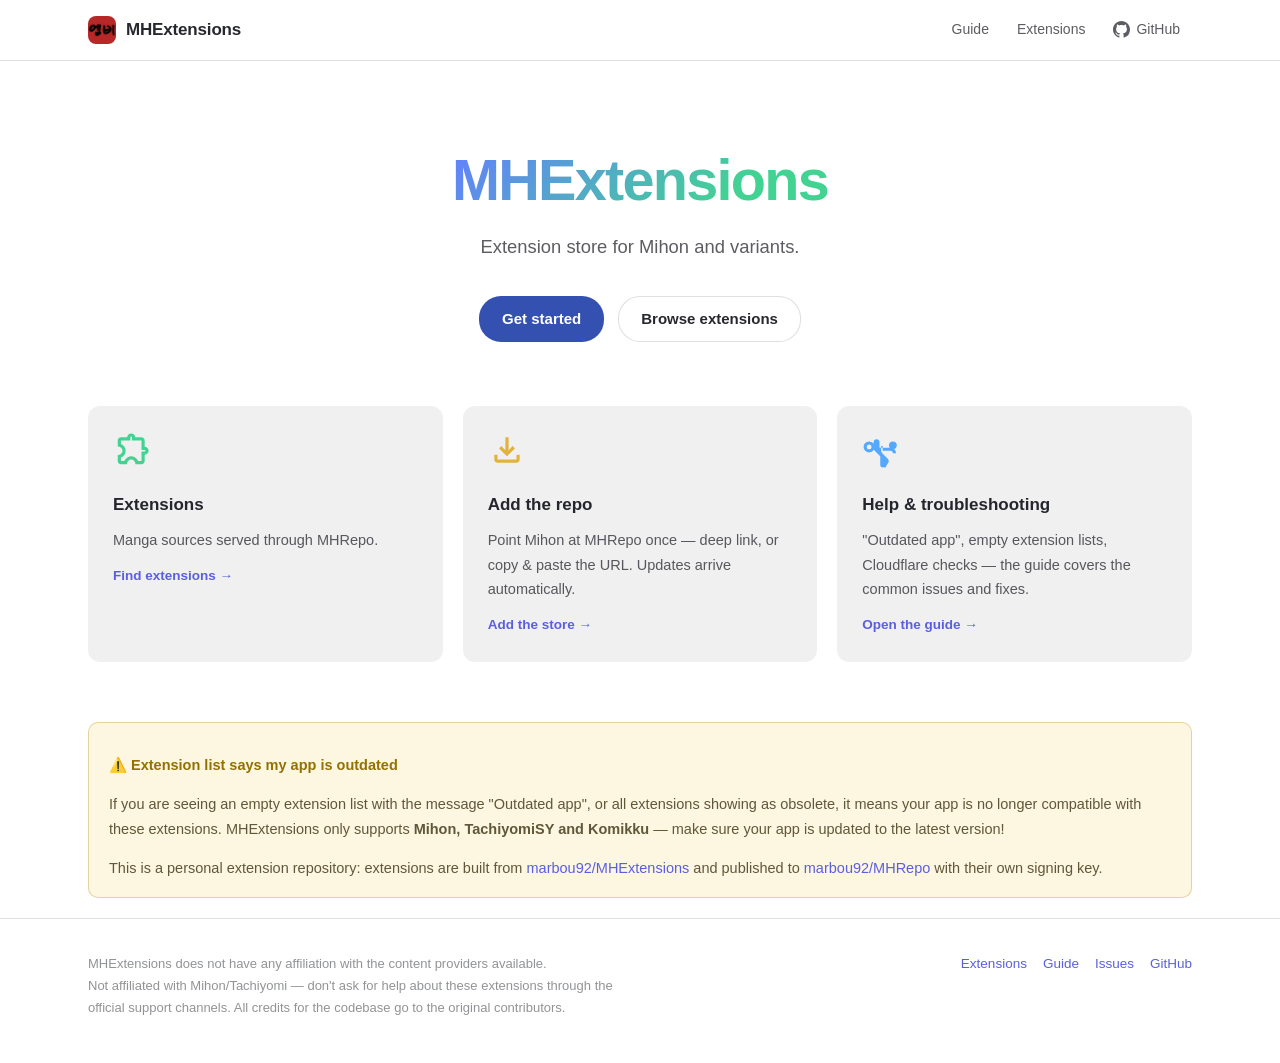
<file: docs/index.html>
<!DOCTYPE html>
<html lang="en">
<head>
  <meta charset="utf-8">
  <meta name="viewport" content="width=device-width, initial-scale=1">
  <title>MHExtensions</title>
  <meta name="description" content="Extension store for Mihon and variants.">
  <link rel="icon" type="image/png" href="./assets/avatar.png">
  <link rel="stylesheet" href="./assets/style.css">
</head>
<body>
  <header class="navbar">
    <div class="container nav-inner">
      <a class="brand" href="./"><img class="logo-img" src="./assets/avatar.png" alt="marbou92 GitHub avatar" width="28" height="28">MHExtensions</a>
      <nav class="nav-links" aria-label="Main navigation">
        <a href="./guide/">Guide</a>
        <a href="./extensions/">Extensions</a>
        <a class="gh" href="https://github.com/marbou92/MHExtensions" target="_blank" rel="noopener noreferrer" aria-label="GitHub repository">
          <svg viewBox="0 0 16 16" fill="currentColor" aria-hidden="true"><path d="M8 0C3.58 0 0 3.58 0 8c0 3.54 2.29 6.53 5.47 7.59.4.07.55-.17.55-.38 0-.19-.01-.82-.01-1.49-2.01.37-2.53-.49-2.69-.94-.09-.23-.48-.94-.82-1.13-.28-.15-.68-.52-.01-.53.63-.01 1.08.58 1.23.82.72 1.21 1.87.87 2.33.66.07-.52.28-.87.51-1.07-1.78-.2-3.64-.89-3.64-3.95 0-.87.31-1.59.82-2.15-.08-.2-.36-1.02.08-2.12 0 0 .67-.21 2.2.82.64-.18 1.32-.27 2-.27s1.36.09 2 .27c1.53-1.04 2.2-.82 2.2-.82.44 1.1.16 1.92.08 2.12.51.56.82 1.27.82 2.15 0 3.07-1.87 3.75-3.65 3.95.29.25.54.73.54 1.48 0 1.07-.01 1.93-.01 2.2 0 .21.15.46.55.38A8.01 8.01 0 0 0 16 8c0-4.42-3.58-8-8-8Z"/></svg>
          <span>GitHub</span>
        </a>
      </nav>
    </div>
  </header>

  <main>
    <section class="hero container">
      <h1><span class="clip">MHExtensions</span></h1>
      <p class="tagline">Extension store for Mihon and variants.</p>
      <div class="actions">
        <a class="btn btn-brand" href="./guide/">Get started</a>
        <a class="btn btn-alt" href="./extensions/">Browse extensions</a>
      </div>
    </section>

    <section class="container" aria-label="Highlights">
      <div class="features">
        <a class="feature" href="./extensions/">
          <div class="icon">
            <svg height="38" width="38" viewBox="0 -960 960 960" fill="var(--green)" aria-hidden="true"><path d="M352-120H200q-33 0-56.5-23.5T120-200v-152q48 0 84-30.5t36-77.5q0-47-36-77.5T120-568v-152q0-33 23.5-56.5T200-800h160q0-42 29-71t71-29q42 0 71 29t29 71h160q33 0 56.5 23.5T800-720v160q42 0 71 29t29 71q0 42-29 71t-71 29v160q0 33-23.5 56.5T720-120H568q0-50-31.5-85T460-240q-45 0-76.5 35T352-120Zm-152-80h85q24-66 77-93t98-27q45 0 98 27t77 93h85v-240h80q8 0 14-6t6-14q0-8-6-14t-14-6h-80v-240H480v-80q0-8-6-14t-14-6q-8 0-14 6t-6 14v80H200v88q54 20 87 67t33 105q0 57-33 104t-87 68v88Zm310-310Z"/></svg>
          </div>
          <h3>Extensions</h3>
          <p>Manga sources served through MHRepo.</p>
          <div class="link-text"><span>Find extensions →</span></div>
        </a>
        <a class="feature" href="./add-repo/">
          <div class="icon">
            <svg height="38" width="38" viewBox="0 -960 960 960" fill="var(--yellow)" aria-hidden="true"><path d="M480-320 280-520l56-58 104 104v-326h80v326l104-104 56 58-200 200ZM240-160q-33 0-56.5-23.5T160-240v-120h80v120h480v-120h80v120q0 33-23.5 56.5T720-160H240Z"/></svg>
          </div>
          <h3>Add the repo</h3>
          <p>Point Mihon at MHRepo once — deep link, or copy &amp; paste the URL. Updates arrive automatically.</p>
          <div class="link-text"><span>Add the store →</span></div>
        </a>
        <a class="feature" href="./guide/#troubleshooting">
          <div class="icon">
            <svg height="38" width="38" viewBox="0 -960 960 960" fill="var(--blue)" aria-hidden="true"><path d="M521-40q-25 0-42.5-17.5T461-100v-219L320-462q-12-12-19-29t-7-37v-152q0-32 21-53t53-21q32 0 53 21t21 53v140h278q60 0 100 41t40 99h-80q0-26-17-43t-43-17H522v-120h-40v104q0 25 10 47.5t27 39.5l130 129q14 14 20 30.5t6 32.5q0 34-23.5 56.5T595-40l-74-2ZM180-417q-58 0-99-41T40-557q0-58 41-99t99-41q58 0 99 41t41 99q0 58-41 99t-99 41Zm600-80q-42 0-71-29t-29-71q0-42 29-71t71-29q42 0 71 29t29 71q0 42-29 71t-71 29ZM180-497q25 0 42.5-17.5T240-557q0-25-17.5-42.5T180-617q-25 0-42.5 17.5T120-557q0 25 17.5 42.5T180-497Z"/></svg>
          </div>
          <h3>Help &amp; troubleshooting</h3>
          <p>"Outdated app", empty extension lists, Cloudflare checks — the guide covers the common issues and fixes.</p>
          <div class="link-text"><span>Open the guide →</span></div>
        </a>
      </div>

      <div class="block block-warning">
        <p class="block-title">⚠️ Extension list says my app is outdated</p>
        <p>
          If you are seeing an empty extension list with the message "Outdated app", or all extensions
          showing as obsolete, it means your app is no longer compatible with these extensions.
          MHExtensions only supports <strong>Mihon, TachiyomiSY and Komikku</strong> — make sure your app
          is updated to the latest version!
        </p>
        <p style="margin: 10px 0 0">
          This is a personal extension repository: extensions are built from
          <a href="https://github.com/marbou92/MHExtensions" target="_blank" rel="noopener noreferrer">marbou92/MHExtensions</a>
          and published to
          <a href="https://github.com/marbou92/MHRepo" target="_blank" rel="noopener noreferrer">marbou92/MHRepo</a>
          with their own signing key.
        </p>
      </div>
    </section>
  </main>

  <footer class="footer">
    <div class="container inner">
      <p>
        MHExtensions does not have any affiliation with the content providers available.<br>
        Not affiliated with Mihon/Tachiyomi — don't ask for help about these extensions through the
        official support channels. All credits for the codebase go to the original contributors.
      </p>
      <div class="links">
        <a href="./extensions/">Extensions</a>
        <a href="./guide/">Guide</a>
        <a href="https://github.com/marbou92/MHExtensions/issues" target="_blank" rel="noopener noreferrer">Issues</a>
        <a href="https://github.com/marbou92/MHExtensions" target="_blank" rel="noopener noreferrer">GitHub</a>
      </div>
    </div>
  </footer>

  <script src="./assets/app.js" data-catalog="./index.json"></script>
</body>
</html>
</file>
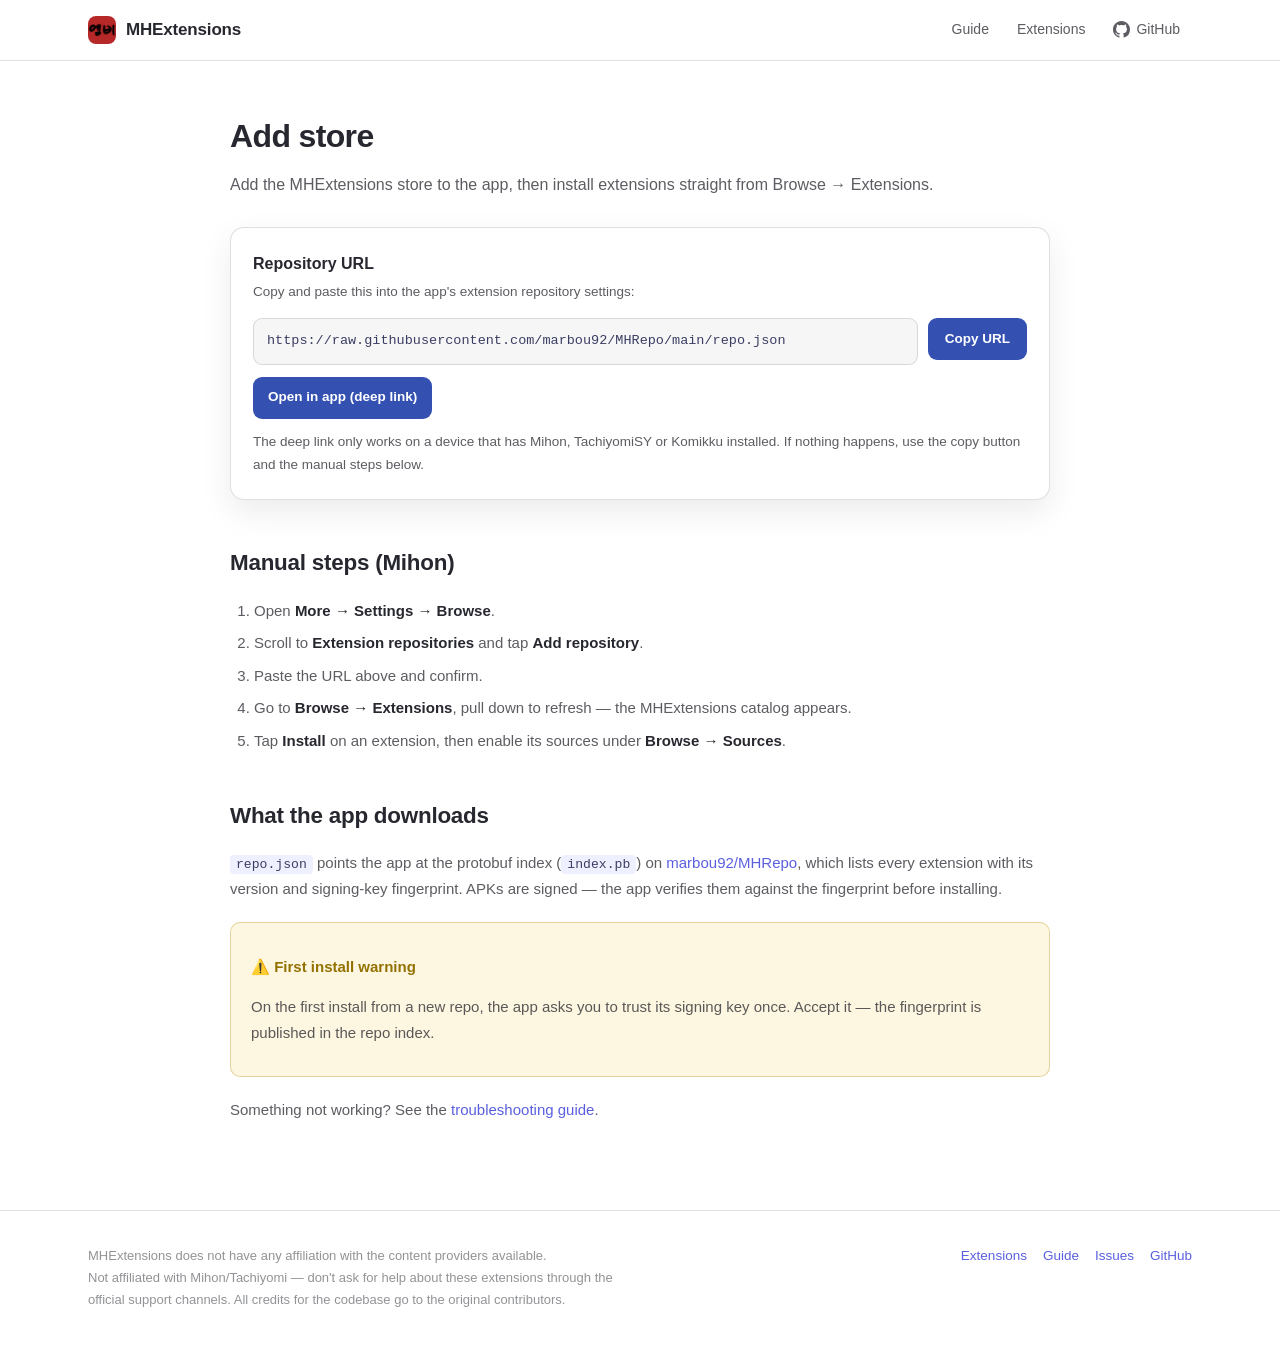
<file: docs/add-repo/index.html>
<!DOCTYPE html>
<html lang="en">
<head>
  <meta charset="utf-8">
  <meta name="viewport" content="width=device-width, initial-scale=1">
  <title>Add store | MHExtensions</title>
  <meta name="description" content="Add this store to the app.">
  <link rel="icon" type="image/png" href="../assets/avatar.png">
  <link rel="stylesheet" href="../assets/style.css">
</head>
<body>
  <header class="navbar">
    <div class="container nav-inner">
      <a class="brand" href="../"><img class="logo-img" src="../assets/avatar.png" alt="marbou92 GitHub avatar" width="28" height="28">MHExtensions</a>
      <nav class="nav-links" aria-label="Main navigation">
        <a href="../guide/">Guide</a>
        <a href="../extensions/">Extensions</a>
        <a class="gh" href="https://github.com/marbou92/MHExtensions" target="_blank" rel="noopener noreferrer" aria-label="GitHub repository">
          <svg viewBox="0 0 16 16" fill="currentColor" aria-hidden="true"><path d="M8 0C3.58 0 0 3.58 0 8c0 3.54 2.29 6.53 5.47 7.59.4.07.55-.17.55-.38 0-.19-.01-.82-.01-1.49-2.01.37-2.53-.49-2.69-.94-.09-.23-.48-.94-.82-1.13-.28-.15-.68-.52-.01-.53.63-.01 1.08.58 1.23.82.72 1.21 1.87.87 2.33.66.07-.52.28-.87.51-1.07-1.78-.2-3.64-.89-3.64-3.95 0-.87.31-1.59.82-2.15-.08-.2-.36-1.02.08-2.12 0 0 .67-.21 2.2.82.64-.18 1.32-.27 2-.27s1.36.09 2 .27c1.53-1.04 2.2-.82 2.2-.82.44 1.1.16 1.92.08 2.12.51.56.82 1.27.82 2.15 0 3.07-1.87 3.75-3.65 3.95.29.25.54.73.54 1.48 0 1.07-.01 1.93-.01 2.2 0 .21.15.46.55.38A8.01 8.01 0 0 0 16 8c0-4.42-3.58-8-8-8Z"/></svg>
          <span>GitHub</span>
        </a>
      </nav>
    </div>
  </header>

  <main class="page container" style="max-width: 820px;">
    <h1>Add store</h1>
    <p class="lead">Add the MHExtensions store to the app, then install extensions straight from Browse → Extensions.</p>

    <div class="repo-card">
      <h3>Repository URL</h3>
      <p class="sub">Copy and paste this into the app's extension repository settings:</p>
      <div class="repo-row">
        <code id="repo-url">https://raw.githubusercontent.com/marbou92/MHRepo/main/repo.json</code>
        <button class="copy-btn" type="button" data-copy-target="#repo-url" aria-label="Copy repository URL">Copy URL</button>
      </div>
      <div class="repo-row" style="margin-top: 12px;">
        <a class="btn btn-brand btn-small" style="height:42px; border-radius:9px;" href="tachiyomi://add-repo?url=https%3A%2F%2Fraw.githubusercontent.com%2Fmarbou92%2FMHRepo%2Fmain%2Frepo.json">Open in app (deep link)</a>
      </div>
      <p class="sub" style="margin: 12px 0 0;">
        The deep link only works on a device that has Mihon, TachiyomiSY or Komikku installed. If nothing
        happens, use the copy button and the manual steps below.
      </p>
    </div>

    <div class="doc">
      <h2>Manual steps (Mihon)</h2>
      <ol>
        <li>Open <strong>More → Settings → Browse</strong>.</li>
        <li>Scroll to <strong>Extension repositories</strong> and tap <strong>Add repository</strong>.</li>
        <li>Paste the URL above and confirm.</li>
        <li>Go to <strong>Browse → Extensions</strong>, pull down to refresh — the MHExtensions catalog appears.</li>
        <li>Tap <strong>Install</strong> on an extension, then enable its sources under <strong>Browse → Sources</strong>.</li>
      </ol>

      <h2>What the app downloads</h2>
      <p>
        <code>repo.json</code> points the app at the protobuf index
        (<code>index.pb</code>) on <a href="https://github.com/marbou92/MHRepo" target="_blank" rel="noopener noreferrer">marbou92/MHRepo</a>,
        which lists every extension with its version and signing-key fingerprint. APKs are signed —
        the app verifies them against the fingerprint before installing.
      </p>

      <div class="block block-warning">
        <p class="block-title">⚠️ First install warning</p>
        <p>
          On the first install from a new repo, the app asks you to trust its signing key once.
          Accept it — the fingerprint is published in the repo index.
        </p>
      </div>

      <p>Something not working? See the <a href="../guide/#troubleshooting">troubleshooting guide</a>.</p>
    </div>
  </main>

  <footer class="footer">
    <div class="container inner">
      <p>
        MHExtensions does not have any affiliation with the content providers available.<br>
        Not affiliated with Mihon/Tachiyomi — don't ask for help about these extensions through the
        official support channels. All credits for the codebase go to the original contributors.
      </p>
      <div class="links">
        <a href="../extensions/">Extensions</a>
        <a href="../guide/">Guide</a>
        <a href="https://github.com/marbou92/MHExtensions/issues" target="_blank" rel="noopener noreferrer">Issues</a>
        <a href="https://github.com/marbou92/MHExtensions" target="_blank" rel="noopener noreferrer">GitHub</a>
      </div>
    </div>
  </footer>

  <script src="../assets/app.js"></script>
</body>
</html>
</file>
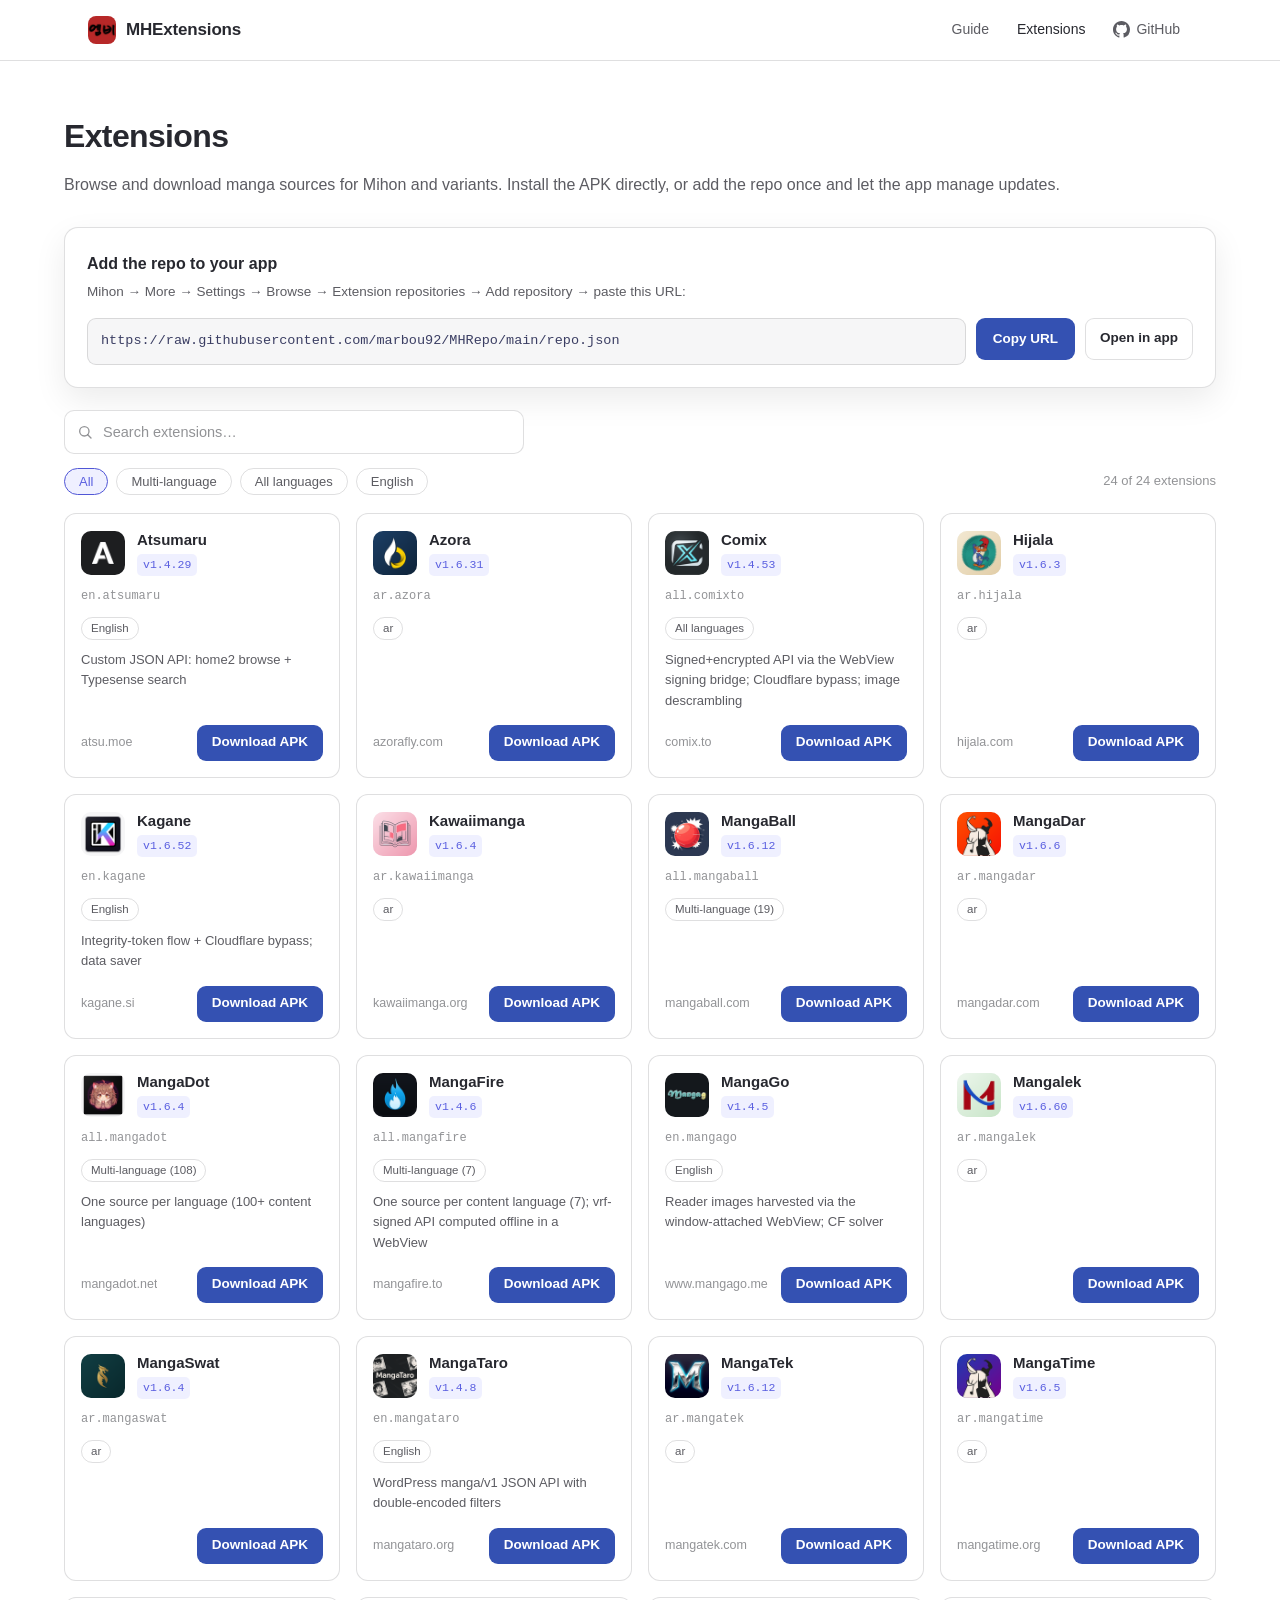
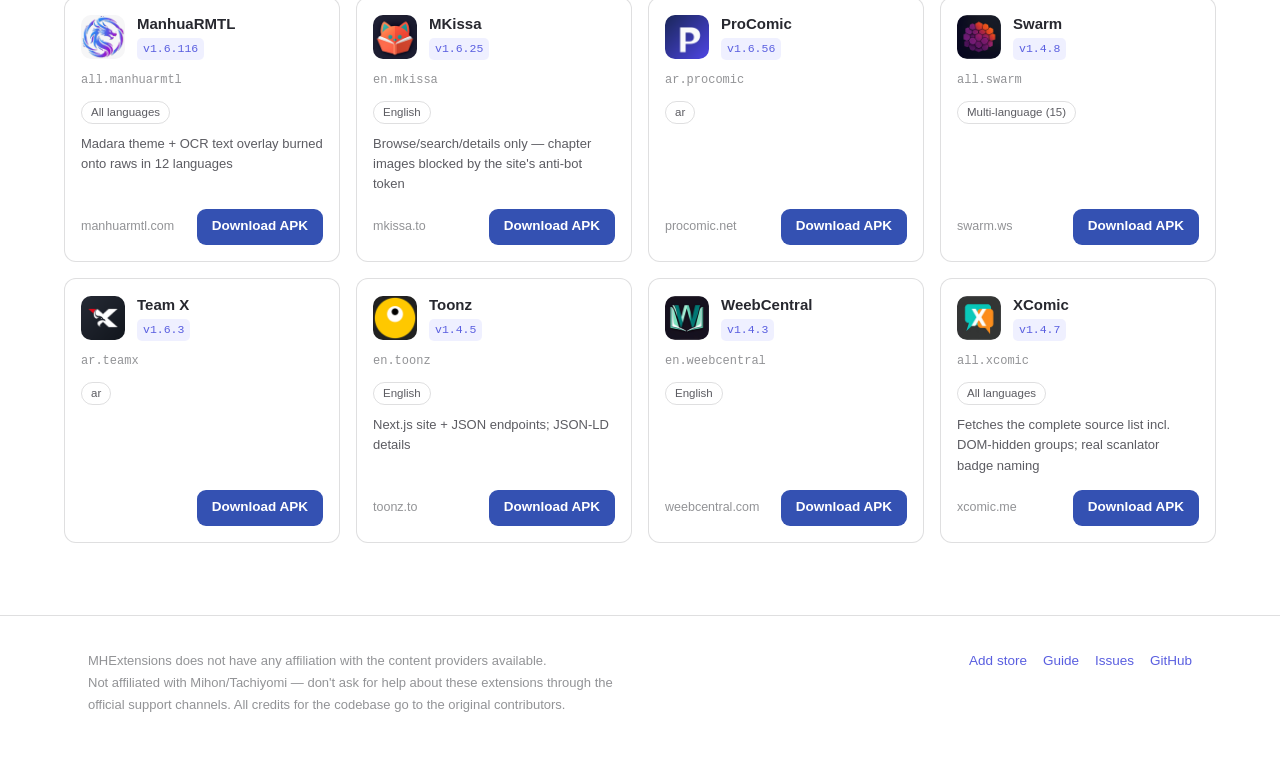
<file: docs/extensions/index.html>
<!DOCTYPE html>
<html lang="en">
<head>
  <meta charset="utf-8">
  <meta name="viewport" content="width=device-width, initial-scale=1">
  <title>Extensions | MHExtensions</title>
  <meta name="description" content="Browse and download manga sources for Mihon and variants.">
  <link rel="icon" type="image/png" href="../assets/avatar.png">
  <link rel="stylesheet" href="../assets/style.css">
</head>
<body>
  <header class="navbar">
    <div class="container nav-inner">
      <a class="brand" href="../"><img class="logo-img" src="../assets/avatar.png" alt="marbou92 GitHub avatar" width="28" height="28">MHExtensions</a>
      <nav class="nav-links" aria-label="Main navigation">
        <a href="../guide/">Guide</a>
        <a href="../extensions/" class="active">Extensions</a>
        <a class="gh" href="https://github.com/marbou92/MHExtensions" target="_blank" rel="noopener noreferrer" aria-label="GitHub repository">
          <svg viewBox="0 0 16 16" fill="currentColor" aria-hidden="true"><path d="M8 0C3.58 0 0 3.58 0 8c0 3.54 2.29 6.53 5.47 7.59.4.07.55-.17.55-.38 0-.19-.01-.82-.01-1.49-2.01.37-2.53-.49-2.69-.94-.09-.23-.48-.94-.82-1.13-.28-.15-.68-.52-.01-.53.63-.01 1.08.58 1.23.82.72 1.21 1.87.87 2.33.66.07-.52.28-.87.51-1.07-1.78-.2-3.64-.89-3.64-3.95 0-.87.31-1.59.82-2.15-.08-.2-.36-1.02.08-2.12 0 0 .67-.21 2.2.82.64-.18 1.32-.27 2-.27s1.36.09 2 .27c1.53-1.04 2.2-.82 2.2-.82.44 1.1.16 1.92.08 2.12.51.56.82 1.27.82 2.15 0 3.07-1.87 3.75-3.65 3.95.29.25.54.73.54 1.48 0 1.07-.01 1.93-.01 2.2 0 .21.15.46.55.38A8.01 8.01 0 0 0 16 8c0-4.42-3.58-8-8-8Z"/></svg>
          <span>GitHub</span>
        </a>
      </nav>
    </div>
  </header>

  <main class="page container">
    <h1>Extensions</h1>
    <p class="lead">Browse and download manga sources for Mihon and variants. Install the APK directly, or add the repo once and let the app manage updates.</p>

    <div class="repo-card">
      <h3>Add the repo to your app</h3>
      <p class="sub">Mihon → More → Settings → Browse → Extension repositories → Add repository → paste this URL:</p>
      <div class="repo-row">
        <code id="repo-url">https://raw.githubusercontent.com/marbou92/MHRepo/main/repo.json</code>
        <button class="copy-btn" type="button" data-copy-target="#repo-url" aria-label="Copy repository URL">Copy URL</button>
        <a class="btn btn-alt btn-small" style="height:42px; border-radius:9px;" href="tachiyomi://add-repo?url=https%3A%2F%2Fraw.githubusercontent.com%2Fmarbou92%2FMHRepo%2Fmain%2Frepo.json">Open in app</a>
      </div>
    </div>

    <div id="ext-browser">
      <div class="toolbar">
        <div class="search-wrap">
          <svg viewBox="0 0 24 24" fill="none" stroke="currentColor" stroke-width="2" stroke-linecap="round" aria-hidden="true"><circle cx="11" cy="11" r="7"/><line x1="21" y1="21" x2="16.5" y2="16.5"/></svg>
          <input class="search" id="ext-search" type="search" placeholder="Search extensions…" aria-label="Search extensions">
        </div>
        <div class="chips">
          <button class="chip active" type="button" data-lang="all">All</button>
          <button class="chip" type="button" data-lang="multi">Multi-language</button>
          <button class="chip" type="button" data-lang="all-lang">All languages</button>
          <button class="chip" type="button" data-lang="en">English</button>
          <span class="count" id="ext-count" aria-live="polite"></span>
        </div>
      </div>

      <div class="grid" id="ext-grid" aria-live="polite">
        <div class="skeleton"></div>
        <div class="skeleton"></div>
        <div class="skeleton"></div>
        <div class="skeleton"></div>
      </div>

      <div class="block block-warning load-error" role="alert">
        <p class="block-title">⚠️ Couldn't load the extension list</p>
        <p>
          <code>index.json</code> could not be fetched. When browsing locally, serve this folder over HTTP
          (e.g. <code>python3 -m http.server -d docs</code>). On GitHub Pages it loads automatically — regenerate it with
          <code>python3 .github/scripts/generate-site-index.py</code> or the <em>Update website index</em> workflow.
        </p>
      </div>
    </div>
  </main>

  <footer class="footer">
    <div class="container inner">
      <p>
        MHExtensions does not have any affiliation with the content providers available.<br>
        Not affiliated with Mihon/Tachiyomi — don't ask for help about these extensions through the
        official support channels. All credits for the codebase go to the original contributors.
      </p>
      <div class="links">
        <a href="../add-repo/">Add store</a>
        <a href="../guide/">Guide</a>
        <a href="https://github.com/marbou92/MHExtensions/issues" target="_blank" rel="noopener noreferrer">Issues</a>
        <a href="https://github.com/marbou92/MHExtensions" target="_blank" rel="noopener noreferrer">GitHub</a>
      </div>
    </div>
  </footer>

  <script src="../assets/app.js" data-catalog="../index.json"></script>
</body>
</html>
</file>
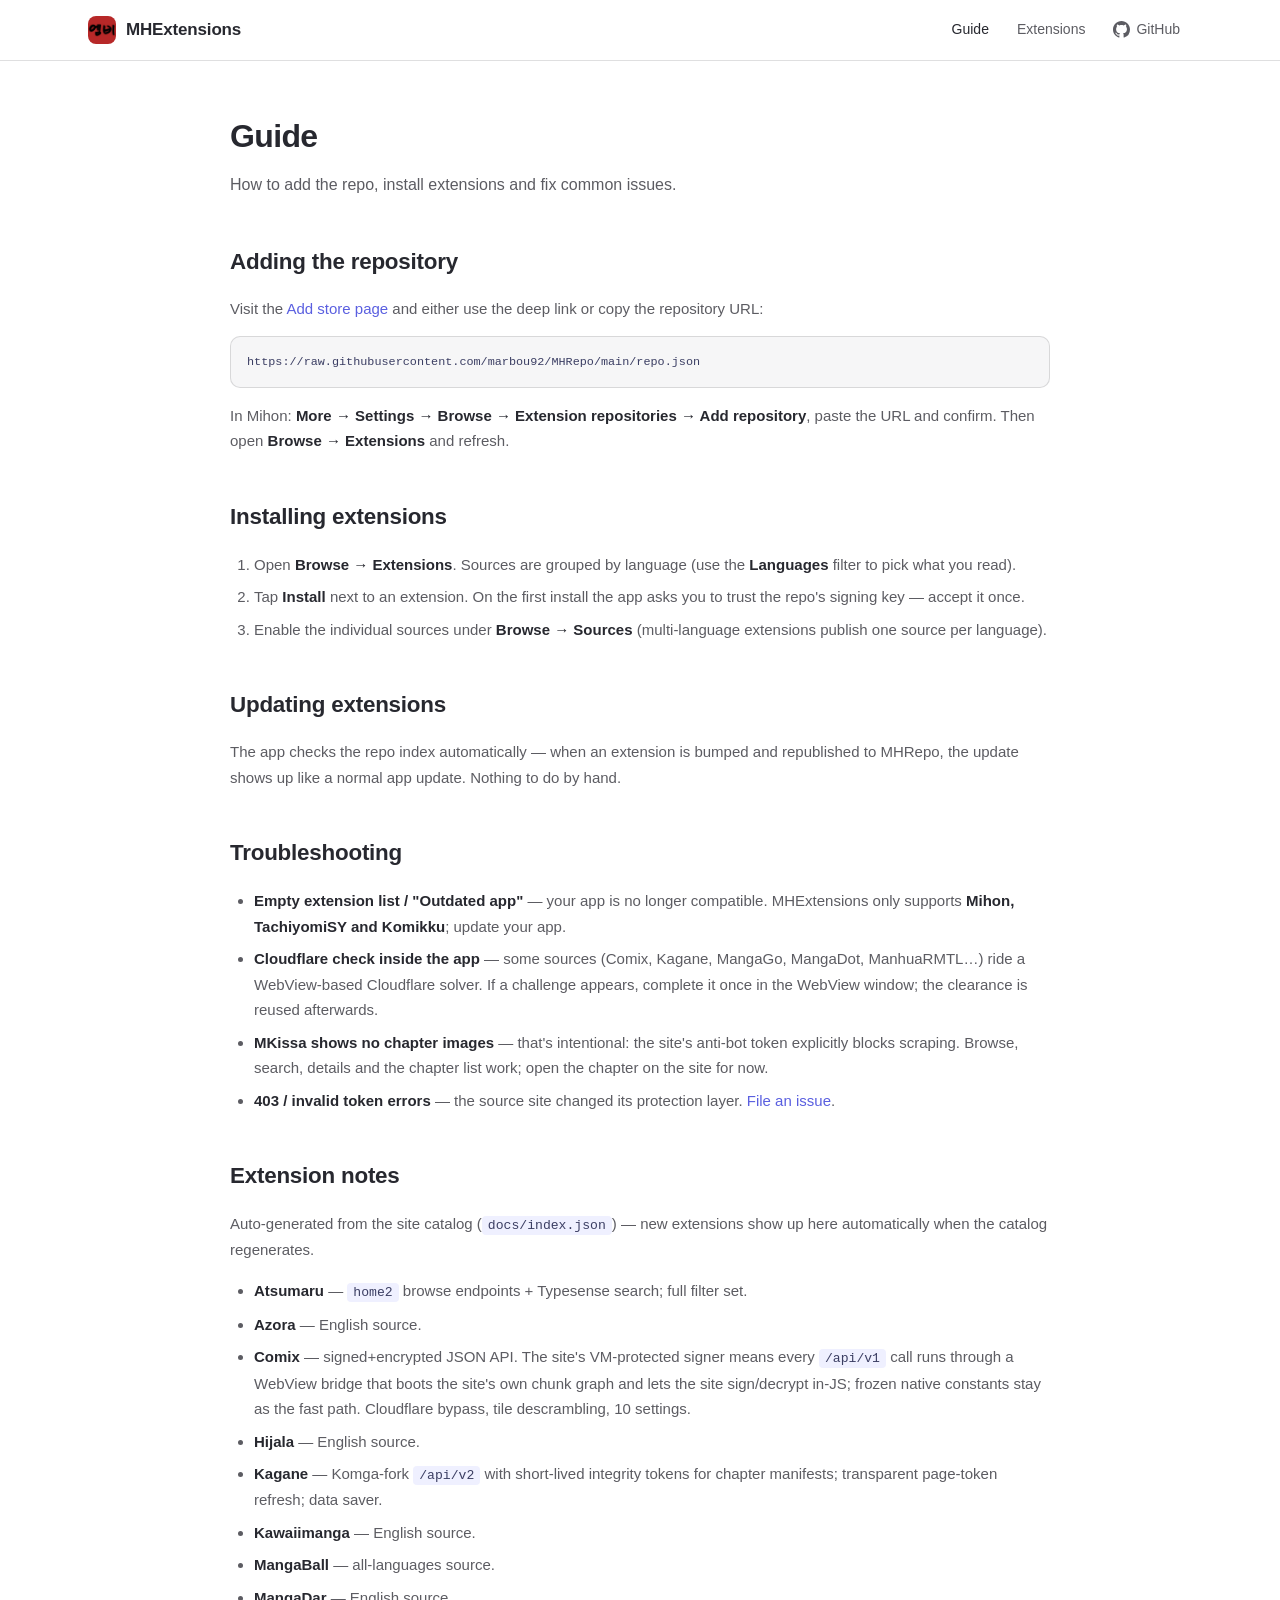
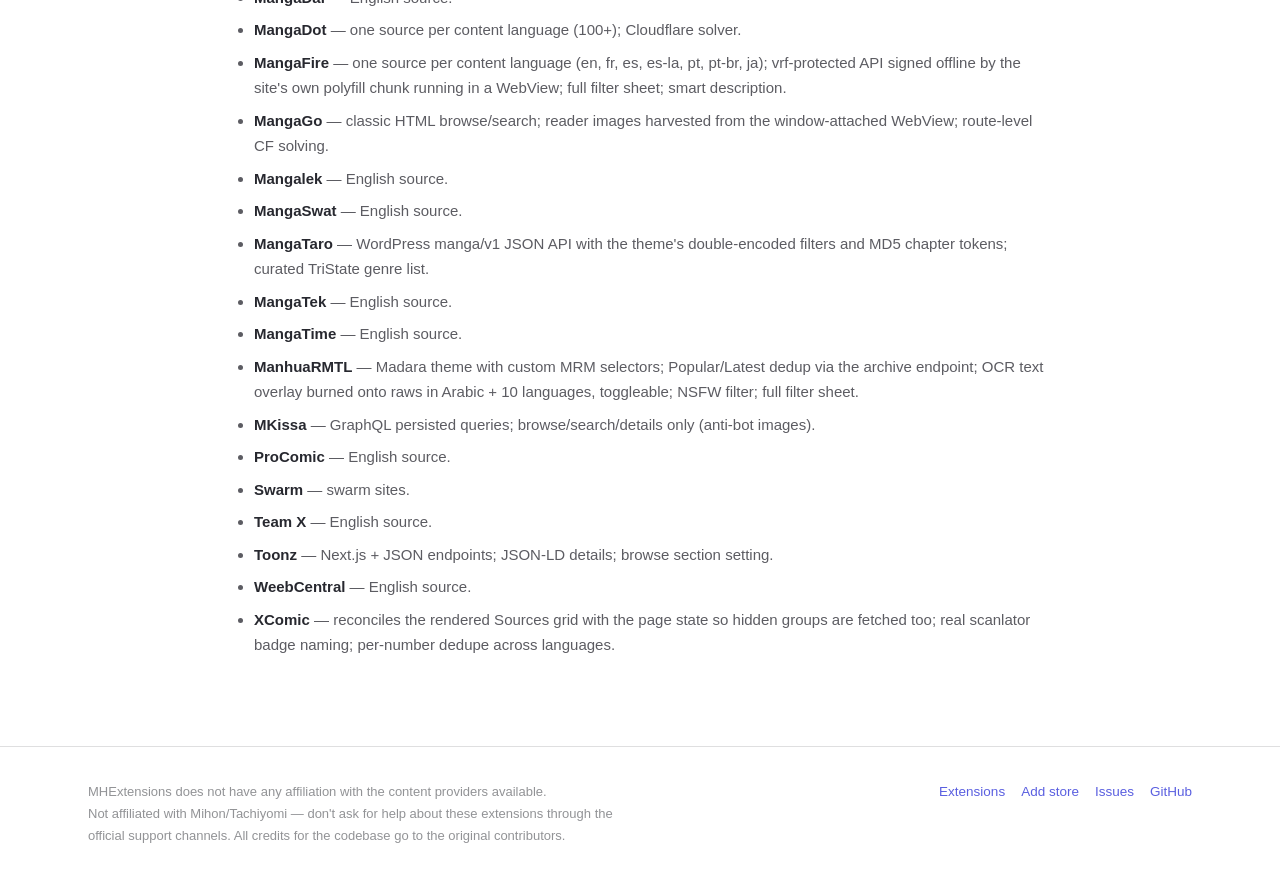
<file: docs/guide/index.html>
<!DOCTYPE html>
<html lang="en">
<head>
  <meta charset="utf-8">
  <meta name="viewport" content="width=device-width, initial-scale=1">
  <title>Guide | MHExtensions</title>
  <meta name="description" content="Adding the repo, installing extensions and troubleshooting for MHExtensions.">
  <link rel="icon" type="image/png" href="../assets/avatar.png">
  <link rel="stylesheet" href="../assets/style.css">
</head>
<body>
  <header class="navbar">
    <div class="container nav-inner">
      <a class="brand" href="../"><img class="logo-img" src="../assets/avatar.png" alt="marbou92 GitHub avatar" width="28" height="28">MHExtensions</a>
      <nav class="nav-links" aria-label="Main navigation">
        <a href="../guide/" class="active">Guide</a>
        <a href="../extensions/">Extensions</a>
        <a class="gh" href="https://github.com/marbou92/MHExtensions" target="_blank" rel="noopener noreferrer" aria-label="GitHub repository">
          <svg viewBox="0 0 16 16" fill="currentColor" aria-hidden="true"><path d="M8 0C3.58 0 0 3.58 0 8c0 3.54 2.29 6.53 5.47 7.59.4.07.55-.17.55-.38 0-.19-.01-.82-.01-1.49-2.01.37-2.53-.49-2.69-.94-.09-.23-.48-.94-.82-1.13-.28-.15-.68-.52-.01-.53.63-.01 1.08.58 1.23.82.72 1.21 1.87.87 2.33.66.07-.52.28-.87.51-1.07-1.78-.2-3.64-.89-3.64-3.95 0-.87.31-1.59.82-2.15-.08-.2-.36-1.02.08-2.12 0 0 .67-.21 2.2.82.64-.18 1.32-.27 2-.27s1.36.09 2 .27c1.53-1.04 2.2-.82 2.2-.82.44 1.1.16 1.92.08 2.12.51.56.82 1.27.82 2.15 0 3.07-1.87 3.75-3.65 3.95.29.25.54.73.54 1.48 0 1.07-.01 1.93-.01 2.2 0 .21.15.46.55.38A8.01 8.01 0 0 0 16 8c0-4.42-3.58-8-8-8Z"/></svg>
          <span>GitHub</span>
        </a>
      </nav>
    </div>
  </header>

  <main class="page container" style="max-width: 820px;">
    <h1>Guide</h1>
    <p class="lead">How to add the repo, install extensions and fix common issues.</p>

    <div class="doc">
      <h2 id="adding-the-repository">Adding the repository</h2>
      <p>
        Visit the <a href="../add-repo/">Add store page</a> and either use the deep link or copy the
        repository URL:
      </p>
      <pre><code>https://raw.githubusercontent.com/marbou92/MHRepo/main/repo.json</code></pre>
      <p>In Mihon: <strong>More → Settings → Browse → Extension repositories → Add repository</strong>,
      paste the URL and confirm. Then open <strong>Browse → Extensions</strong> and refresh.</p>

      <h2 id="installing-extensions">Installing extensions</h2>
      <ol>
        <li>Open <strong>Browse → Extensions</strong>. Sources are grouped by language (use the
          <strong>Languages</strong> filter to pick what you read).</li>
        <li>Tap <strong>Install</strong> next to an extension. On the first install the app asks you to
          trust the repo's signing key — accept it once.</li>
        <li>Enable the individual sources under <strong>Browse → Sources</strong> (multi-language
          extensions publish one source per language).</li>
      </ol>

      <h2 id="updating">Updating extensions</h2>
      <p>
        The app checks the repo index automatically — when an extension is bumped and republished to
        MHRepo, the update shows up like a normal app update. Nothing to do by hand.
      </p>

      <h2 id="troubleshooting">Troubleshooting</h2>
      <ul>
        <li><strong>Empty extension list / "Outdated app"</strong> — your app is no longer compatible.
          MHExtensions only supports <strong>Mihon, TachiyomiSY and Komikku</strong>; update your app.</li>
        <li><strong>Cloudflare check inside the app</strong> — some sources (Comix, Kagane, MangaGo,
          MangaDot, ManhuaRMTL…) ride a WebView-based Cloudflare solver. If a challenge appears, complete
          it once in the WebView window; the clearance is reused afterwards.</li>
        <li><strong>MKissa shows no chapter images</strong> — that's intentional: the site's anti-bot
          token explicitly blocks scraping. Browse, search, details and the chapter list work; open the
          chapter on the site for now.</li>
        <li><strong>403 / invalid token errors</strong> — the source site changed its protection layer.
          <a href="https://github.com/marbou92/MHExtensions/issues" target="_blank" rel="noopener noreferrer">File an issue</a>.</li>
      </ul>

      <h2 id="extension-notes">Extension notes</h2>
      <p>
        Auto-generated from the site catalog (<code>docs/index.json</code>) — new extensions show up
        here automatically when the catalog regenerates.
      </p>
      <ul id="ext-notes">
        <li class="notes-loading">Loading the extension list…</li>
      </ul>
      <noscript>
        <p>
          JavaScript is disabled — the auto-generated list can't render. Browse the
          <a href="../extensions/">extensions page</a> or the
          <a href="https://github.com/marbou92/MHExtensions/blob/main/docs/index.json" target="_blank" rel="noopener noreferrer">raw catalog</a>.
        </p>
      </noscript>
    </div>
  </main>

  <footer class="footer">
    <div class="container inner">
      <p>
        MHExtensions does not have any affiliation with the content providers available.<br>
        Not affiliated with Mihon/Tachiyomi — don't ask for help about these extensions through the
        official support channels. All credits for the codebase go to the original contributors.
      </p>
      <div class="links">
        <a href="../extensions/">Extensions</a>
        <a href="../add-repo/">Add store</a>
        <a href="https://github.com/marbou92/MHExtensions/issues" target="_blank" rel="noopener noreferrer">Issues</a>
        <a href="https://github.com/marbou92/MHExtensions" target="_blank" rel="noopener noreferrer">GitHub</a>
      </div>
    </div>
  </footer>

  <script src="../assets/app.js" data-catalog="../index.json"></script>
</body>
</html>
</file>
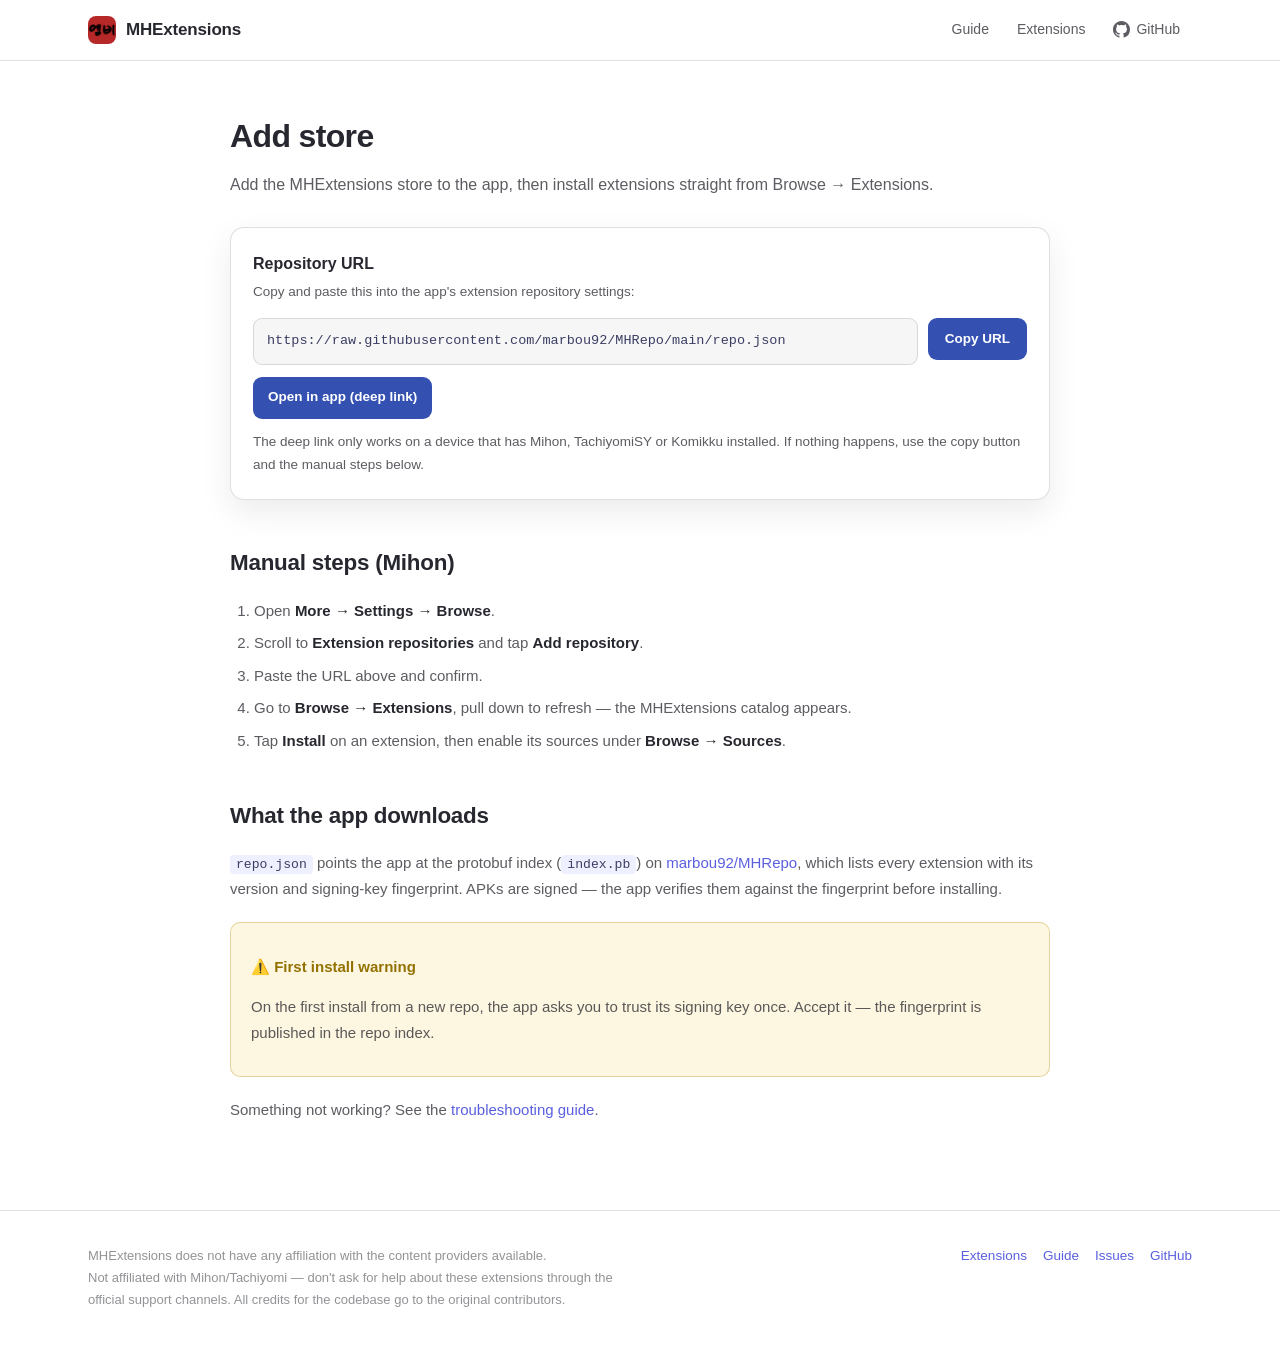
<file: docs/add-repo.html>
<!DOCTYPE html>
<html lang="en">
<head>
  <meta charset="utf-8">
  <meta name="viewport" content="width=device-width, initial-scale=1">
  <meta http-equiv="refresh" content="0; url=./add-repo/">
  <link rel="canonical" href="./add-repo/">
  <title>Add store | MHExtensions</title>
</head>
<body>
  <p>This page moved to <a href="./add-repo/">/add-repo/</a>.</p>
</body>
</html>
</file>
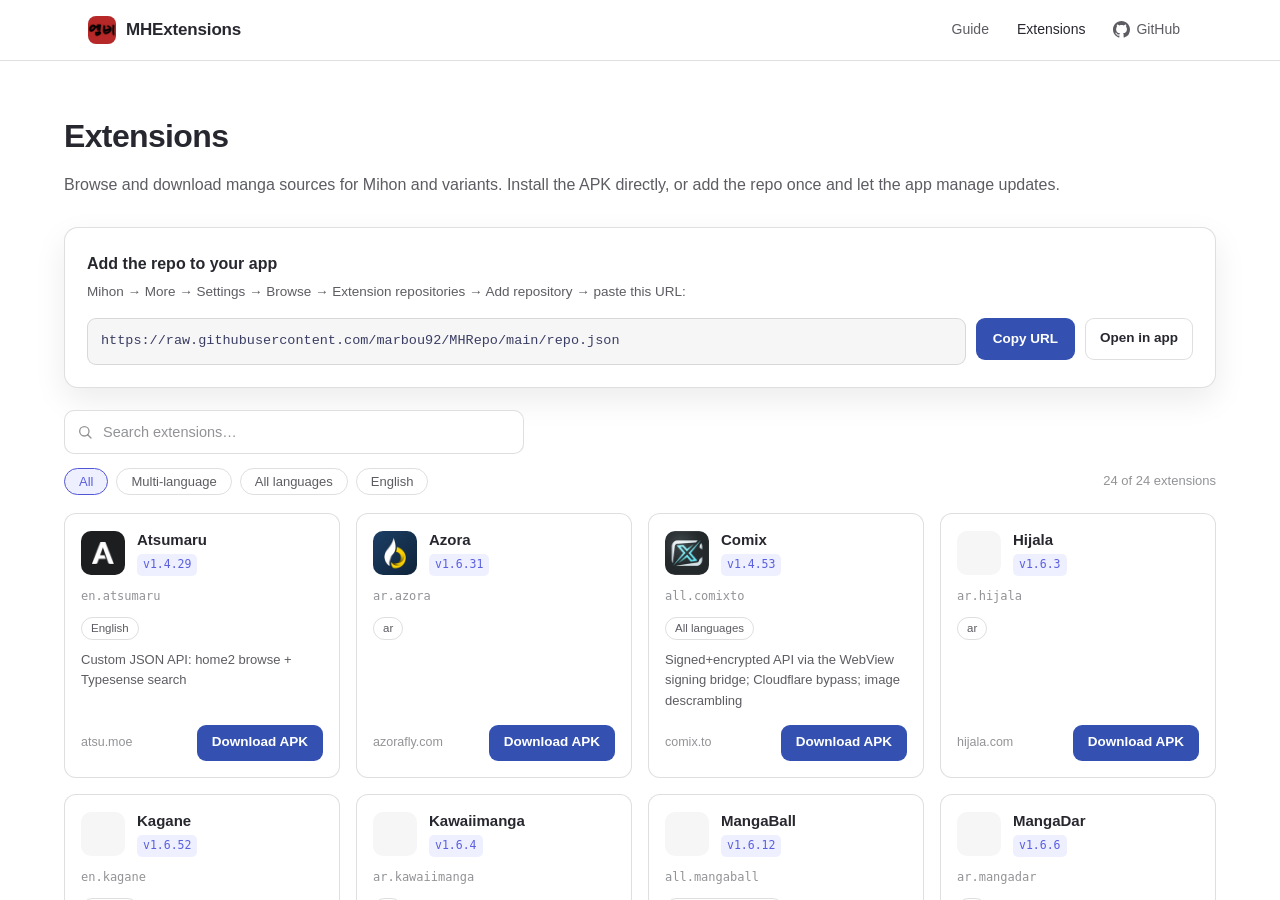
<file: docs/extensions.html>
<!DOCTYPE html>
<html lang="en">
<head>
  <meta charset="utf-8">
  <meta name="viewport" content="width=device-width, initial-scale=1">
  <meta http-equiv="refresh" content="0; url=./extensions/">
  <link rel="canonical" href="./extensions/">
  <title>Extensions | MHExtensions</title>
</head>
<body>
  <p>This page moved to <a href="./extensions/">/extensions/</a>.</p>
</body>
</html>
</file>
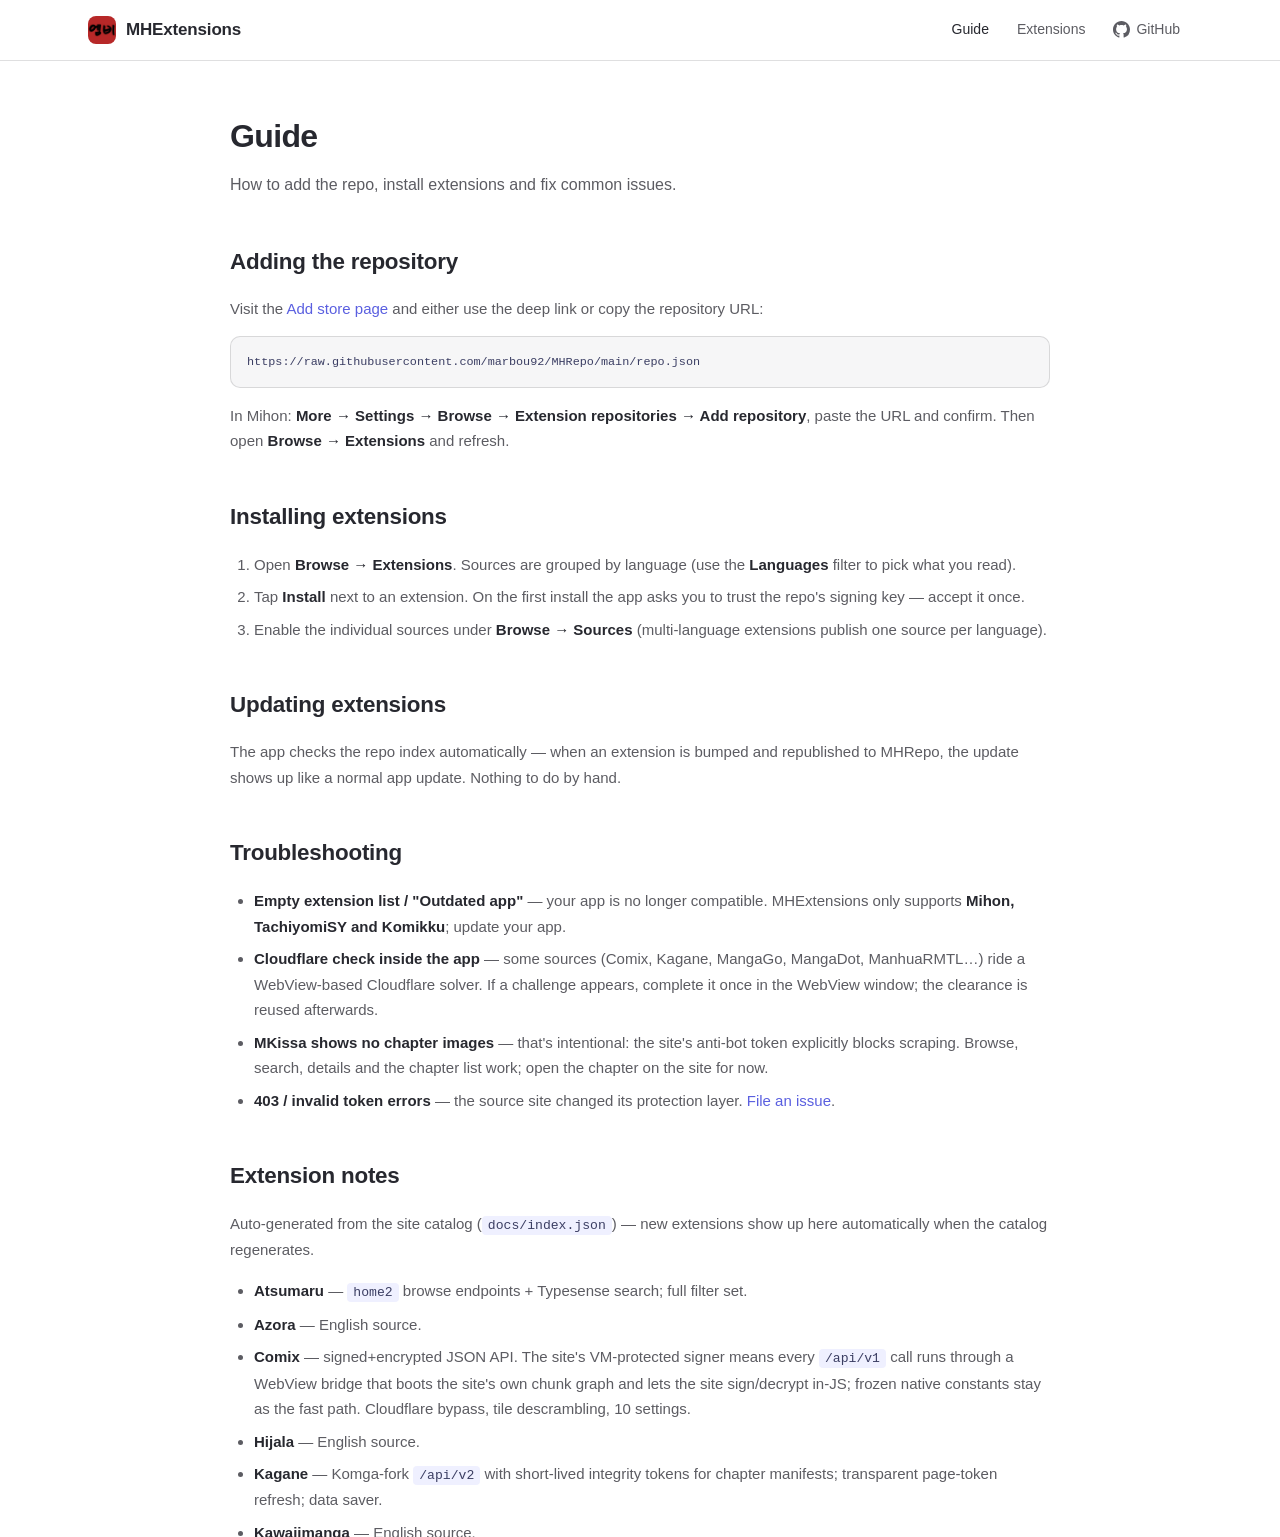
<file: docs/guide.html>
<!DOCTYPE html>
<html lang="en">
<head>
  <meta charset="utf-8">
  <meta name="viewport" content="width=device-width, initial-scale=1">
  <meta http-equiv="refresh" content="0; url=./guide/">
  <link rel="canonical" href="./guide/">
  <title>Guide | MHExtensions</title>
</head>
<body>
  <p>This page moved to <a href="./guide/">/guide/</a>.</p>
</body>
</html>
</file>
<file: docs/assets/style.css>
/* MHExtensions — keiyoushi-style site (VitePress look, zero build) */

:root {
  color-scheme: dark;
  --bg: #1e1e20;
  --bg-alt: #161618;
  --elv: #202127;
  --soft: rgba(128, 128, 136, 0.14);
  --text: rgba(235, 235, 245, 0.86);
  --muted: rgba(235, 235, 245, 0.6);
  --faint: rgba(235, 235, 245, 0.38);
  --divider: rgba(82, 82, 89, 0.32);
  --brand-1: #747bff;
  --brand-2: #646cff;
  --brand-3: #3451b2;
  --brand-soft: rgba(100, 108, 255, 0.14);
  --green: #42d392;
  --yellow: #e0b33c;
  --blue: #54a9ff;
  --code-text: #d3d6f6;
  --warn-bg: rgba(234, 179, 8, 0.12);
  --warn-border: rgba(234, 179, 8, 0.3);
  --warn-title: #e0b33c;
  --warn-text: rgba(235, 227, 205, 0.86);
  --shadow: 0 12px 32px rgba(0, 0, 0, 0.35);
}

@media (prefers-color-scheme: light) {
  :root {
    color-scheme: light;
    --bg: #ffffff;
    --bg-alt: #f6f6f7;
    --elv: #ffffff;
    --soft: rgba(8, 8, 8, 0.06);
    --text: rgba(7, 8, 16, 0.87);
    --muted: rgba(7, 8, 16, 0.66);
    --faint: rgba(7, 8, 16, 0.44);
    --divider: rgba(60, 60, 67, 0.16);
    --brand-1: #5a5fe0;
    --brand-2: #5056d6;
    --brand-3: #3451b2;
    --brand-soft: rgba(100, 108, 255, 0.1);
    --code-text: #3b3e63;
    --warn-bg: rgba(234, 179, 8, 0.12);
    --warn-border: rgba(180, 130, 10, 0.3);
    --warn-title: #937100;
    --warn-text: rgba(80, 70, 40, 0.9);
    --shadow: 0 12px 32px rgba(0, 0, 0, 0.08);
  }
}

* { box-sizing: border-box; }

html { scroll-behavior: smooth; }

body {
  margin: 0;
  background: var(--bg);
  color: var(--text);
  font-family: -apple-system, BlinkMacSystemFont, "Segoe UI", Roboto, "Helvetica Neue", Arial,
    "Noto Sans", sans-serif;
  font-size: 16px;
  line-height: 1.7;
  -webkit-font-smoothing: antialiased;
}

a { color: var(--brand-1); text-decoration: none; }
a:hover { color: var(--brand-2); }

img { max-width: 100%; }

code, .mono {
  font-family: ui-monospace, SFMono-Regular, "SF Mono", Menlo, Consolas, "Liberation Mono", monospace;
}

code {
  background: var(--brand-soft);
  color: var(--code-text);
  border-radius: 4px;
  padding: 2px 6px;
  font-size: 0.875em;
}

pre {
  background: var(--bg-alt);
  border: 1px solid var(--divider);
  border-radius: 10px;
  padding: 14px 16px;
  overflow-x: auto;
  font-size: 13.5px;
  line-height: 1.6;
}

pre code { background: none; padding: 0; color: var(--code-text); }

.container { max-width: 1152px; margin: 0 auto; padding: 0 24px; }

/* ---------- Navbar ---------- */

.navbar {
  position: sticky;
  top: 0;
  z-index: 40;
  background: color-mix(in srgb, var(--bg) 82%, transparent);
  -webkit-backdrop-filter: blur(12px);
  backdrop-filter: blur(12px);
  border-bottom: 1px solid var(--divider);
}

.nav-inner { display: flex; align-items: center; justify-content: space-between; height: 60px; }

.brand {
  display: inline-flex;
  align-items: center;
  gap: 10px;
  font-weight: 700;
  font-size: 17px;
  color: var(--text);
  letter-spacing: -0.01em;
}
.brand:hover { color: var(--text); }
.brand .logo-img {
  width: 28px;
  height: 28px;
  border-radius: 8px;
  object-fit: cover;
  display: block;
  background: var(--bg-alt);
}

.nav-links { display: flex; align-items: center; gap: 4px; }
.nav-links a {
  color: var(--muted);
  font-size: 14px;
  font-weight: 500;
  padding: 7px 12px;
  border-radius: 8px;
  display: inline-flex;
  align-items: center;
  gap: 6px;
}
.nav-links a:hover { color: var(--text); background: var(--soft); }
.nav-links a.active { color: var(--text); }
.nav-links .gh svg { width: 17px; height: 17px; display: block; }

/* ---------- Hero ---------- */

.hero { padding: 88px 0 56px; text-align: center; }
.hero h1 {
  margin: 0;
  font-size: clamp(2.4rem, 6vw, 3.6rem);
  font-weight: 800;
  letter-spacing: -0.03em;
  line-height: 1.1;
}
.hero h1 .clip {
  background: linear-gradient(315deg, var(--green) 25%, #647eff);
  -webkit-background-clip: text;
  background-clip: text;
  color: transparent;
}
.tagline {
  margin: 20px auto 0;
  max-width: 580px;
  color: var(--muted);
  font-size: 1.15rem;
  line-height: 1.6;
}
.actions { margin-top: 34px; display: flex; gap: 14px; justify-content: center; flex-wrap: wrap; }

.btn {
  display: inline-flex;
  align-items: center;
  justify-content: center;
  gap: 8px;
  height: 46px;
  padding: 0 22px;
  border-radius: 22px;
  font-size: 15px;
  font-weight: 600;
  border: 1px solid transparent;
  cursor: pointer;
  transition: background 0.2s, border-color 0.2s, color 0.2s, transform 0.1s;
}
.btn:active { transform: scale(0.98); }
.btn-brand { background: var(--brand-3); color: #fff; }
.btn-brand:hover { background: var(--brand-2); color: #fff; }
.btn-alt { background: var(--elv); color: var(--text); border-color: var(--divider); }
.btn-alt:hover { border-color: var(--text); color: var(--text); }
.btn-small { height: 36px; padding: 0 14px; border-radius: 9px; font-size: 13.5px; }

/* ---------- Feature cards ---------- */

.features { display: grid; grid-template-columns: repeat(auto-fit, minmax(250px, 1fr)); gap: 20px; padding: 8px 0 40px; }
.feature {
  display: block;
  background: var(--soft);
  border: 1px solid transparent;
  border-radius: 12px;
  padding: 24px;
  color: var(--text);
  transition: border-color 0.25s, background 0.25s, transform 0.25s;
}
.feature:hover { border-color: var(--brand-2); background: var(--brand-soft); transform: translateY(-2px); color: var(--text); }
.feature .icon { margin-bottom: 14px; }
.feature .icon svg { width: 38px; height: 38px; }
.feature h3 { margin: 0 0 8px; font-size: 17px; }
.feature p { margin: 0; color: var(--muted); font-size: 14.5px; }
.feature .link-text { margin-top: 12px; font-size: 13.5px; font-weight: 600; }
.feature .link-text span { color: var(--brand-1); }

/* ---------- Custom blocks ---------- */

.block { border-radius: 10px; padding: 16px 20px; margin: 20px 0; font-size: 14.5px; }
.block-warning { background: var(--warn-bg); border: 1px solid var(--warn-border); color: var(--warn-text); }
.block-warning .block-title { color: var(--warn-title); font-weight: 700; margin-bottom: 6px; }
.block-warning a { color: var(--brand-1); }
.block-warning strong { color: var(--warn-text); }

/* ---------- Sections / docs ---------- */

.page { padding: 48px 0 72px; }
.page h1 { font-size: 2rem; letter-spacing: -0.02em; margin: 0 0 8px; }
.page .lead { color: var(--muted); margin: 0 0 28px; }

.doc h2 { font-size: 1.4rem; letter-spacing: -0.01em; margin: 44px 0 14px; scroll-margin-top: 80px; }
.doc h3 { font-size: 1.05rem; margin: 28px 0 10px; }
.doc p, .doc li { color: var(--muted); font-size: 15px; }
.doc strong { color: var(--text); }
.doc ol, .doc ul { padding-left: 24px; }
.doc li { margin: 7px 0; }
.doc table { width: 100%; border-collapse: collapse; font-size: 14px; margin: 14px 0; }
.doc th, .doc td { border: 1px solid var(--divider); padding: 9px 12px; text-align: left; vertical-align: top; }
.doc th { background: var(--soft); color: var(--text); font-weight: 600; }
.doc td code { white-space: nowrap; }

/* ---------- Repo / add-repo card ---------- */

.repo-card {
  background: var(--elv);
  border: 1px solid var(--divider);
  border-radius: 14px;
  padding: 22px;
  margin: 22px 0;
  box-shadow: var(--shadow);
}
.repo-card h3 { margin: 0 0 4px; font-size: 16px; }
.repo-card .sub { color: var(--muted); font-size: 13.5px; margin: 0 0 14px; }
.repo-row { display: flex; gap: 10px; align-items: stretch; flex-wrap: wrap; }
.repo-row code {
  flex: 1 1 320px;
  background: var(--bg-alt);
  border: 1px solid var(--divider);
  border-radius: 9px;
  padding: 11px 13px;
  font-size: 13.5px;
  color: var(--code-text);
  overflow-x: auto;
  white-space: nowrap;
  display: block;
}

.copy-btn {
  display: inline-flex;
  align-items: center;
  justify-content: center;
  gap: 6px;
  height: 42px;
  padding: 0 16px;
  border-radius: 9px;
  background: var(--brand-3);
  color: #fff;
  font-weight: 600;
  font-size: 13.5px;
  border: 1px solid transparent;
  cursor: pointer;
  transition: background 0.2s, transform 0.1s;
}
.copy-btn:hover { background: var(--brand-2); color: #fff; }
.copy-btn:active { transform: scale(0.97); }
.copy-btn.copied { background: #1d7a4f; }

/* ---------- Extension browser ---------- */

.toolbar { display: flex; flex-direction: column; gap: 14px; margin: 22px 0 18px; }
.search-wrap { position: relative; max-width: 460px; }
.search-wrap svg {
  position: absolute;
  left: 13px;
  top: 50%;
  transform: translateY(-50%);
  width: 16px;
  height: 16px;
  color: var(--faint);
  pointer-events: none;
}
.search {
  width: 100%;
  height: 44px;
  border-radius: 10px;
  border: 1px solid var(--divider);
  background: var(--elv);
  color: var(--text);
  padding: 0 14px 0 38px;
  font-size: 14.5px;
  outline: none;
  transition: border-color 0.2s;
}
.search::placeholder { color: var(--faint); }
.search:focus { border-color: var(--brand-2); }

.chips { display: flex; gap: 8px; flex-wrap: wrap; align-items: center; }
.chip {
  border: 1px solid var(--divider);
  background: transparent;
  color: var(--muted);
  border-radius: 999px;
  padding: 5px 14px;
  font-size: 13px;
  font-weight: 500;
  cursor: pointer;
  transition: border-color 0.2s, background 0.2s, color 0.2s;
}
.chip:hover { color: var(--text); border-color: var(--text); }
.chip.active { background: var(--brand-soft); border-color: var(--brand-2); color: var(--brand-1); }

.count { color: var(--faint); font-size: 13px; margin-left: auto; }

.grid { display: grid; grid-template-columns: repeat(auto-fill, minmax(270px, 1fr)); gap: 16px; }

.ext-card {
  display: flex;
  flex-direction: column;
  gap: 10px;
  background: var(--elv);
  border: 1px solid var(--divider);
  border-radius: 12px;
  padding: 16px;
  transition: border-color 0.2s, transform 0.2s, box-shadow 0.2s;
}
.ext-card:hover { border-color: var(--brand-2); transform: translateY(-2px); box-shadow: var(--shadow); }
.ext-head { display: flex; align-items: center; gap: 12px; }
.ext-head img { width: 44px; height: 44px; border-radius: 10px; background: var(--bg-alt); }
.ext-title { min-width: 0; }
.ext-name { font-weight: 700; font-size: 15px; color: var(--text); line-height: 1.3; }
.ext-ver {
  display: inline-block;
  font-family: ui-monospace, SFMono-Regular, Menlo, monospace;
  font-size: 11.5px;
  color: var(--brand-1);
  background: var(--brand-soft);
  border-radius: 5px;
  padding: 1px 6px;
  margin-top: 2px;
}
.ext-pkg { font-family: ui-monospace, SFMono-Regular, Menlo, monospace; font-size: 12px; color: var(--faint); word-break: break-all; }
.ext-langs { display: flex; flex-wrap: wrap; gap: 6px; }
.lang-chip {
  font-size: 11.5px;
  color: var(--muted);
  border: 1px solid var(--divider);
  border-radius: 999px;
  padding: 1px 9px;
}
.ext-note { font-size: 13px; color: var(--muted); line-height: 1.55; margin: 0; }
.ext-foot { display: flex; align-items: center; justify-content: space-between; gap: 10px; margin-top: auto; padding-top: 4px; }
.ext-site { font-size: 12.5px; color: var(--faint); overflow: hidden; text-overflow: ellipsis; white-space: nowrap; }
.ext-site:hover { color: var(--brand-1); }

.skeleton {
  border-radius: 12px;
  background: linear-gradient(90deg, var(--elv) 25%, var(--soft) 50%, var(--elv) 75%);
  background-size: 200% 100%;
  animation: shimmer 1.4s infinite;
  height: 150px;
}
@keyframes shimmer { to { background-position: -200% 0; } }

.load-error { display: none; }

/* ---------- Homepage showcase ---------- */

.home-exts { padding: 16px 0 64px; }
.home-exts-head {
  display: flex;
  align-items: baseline;
  justify-content: space-between;
  gap: 12px;
  flex-wrap: wrap;
  margin: 0 0 16px;
}
.home-exts-head h2 { margin: 0; font-size: 1.5rem; letter-spacing: -0.02em; }
.home-exts-head .count { margin-left: 10px; }
.home-exts-head a { font-size: 14px; font-weight: 600; }
.home-exts .grid { margin-top: 4px; }

/* ---------- Guide: generated extension notes ---------- */

.notes-loading { color: var(--faint); font-style: italic; }

/* ---------- Footer ---------- */

.footer { border-top: 1px solid var(--divider); padding: 34px 0 44px; }
.footer .inner { display: flex; flex-wrap: wrap; gap: 18px; justify-content: space-between; align-items: flex-start; }
.footer p { margin: 0; color: var(--faint); font-size: 13px; max-width: 560px; }
.footer .links { display: flex; gap: 16px; font-size: 13.5px; }

/* ---------- Responsive ---------- */

@media (max-width: 640px) {
  .hero { padding: 56px 0 40px; }
  .nav-inner { height: 54px; }
  .nav-links a { padding: 7px 9px; font-size: 13.5px; }
  .nav-links .gh span { display: none; }
  .count { margin-left: 0; }
  .grid { grid-template-columns: 1fr; }
  .page { padding: 32px 0 56px; }
}
</file>
